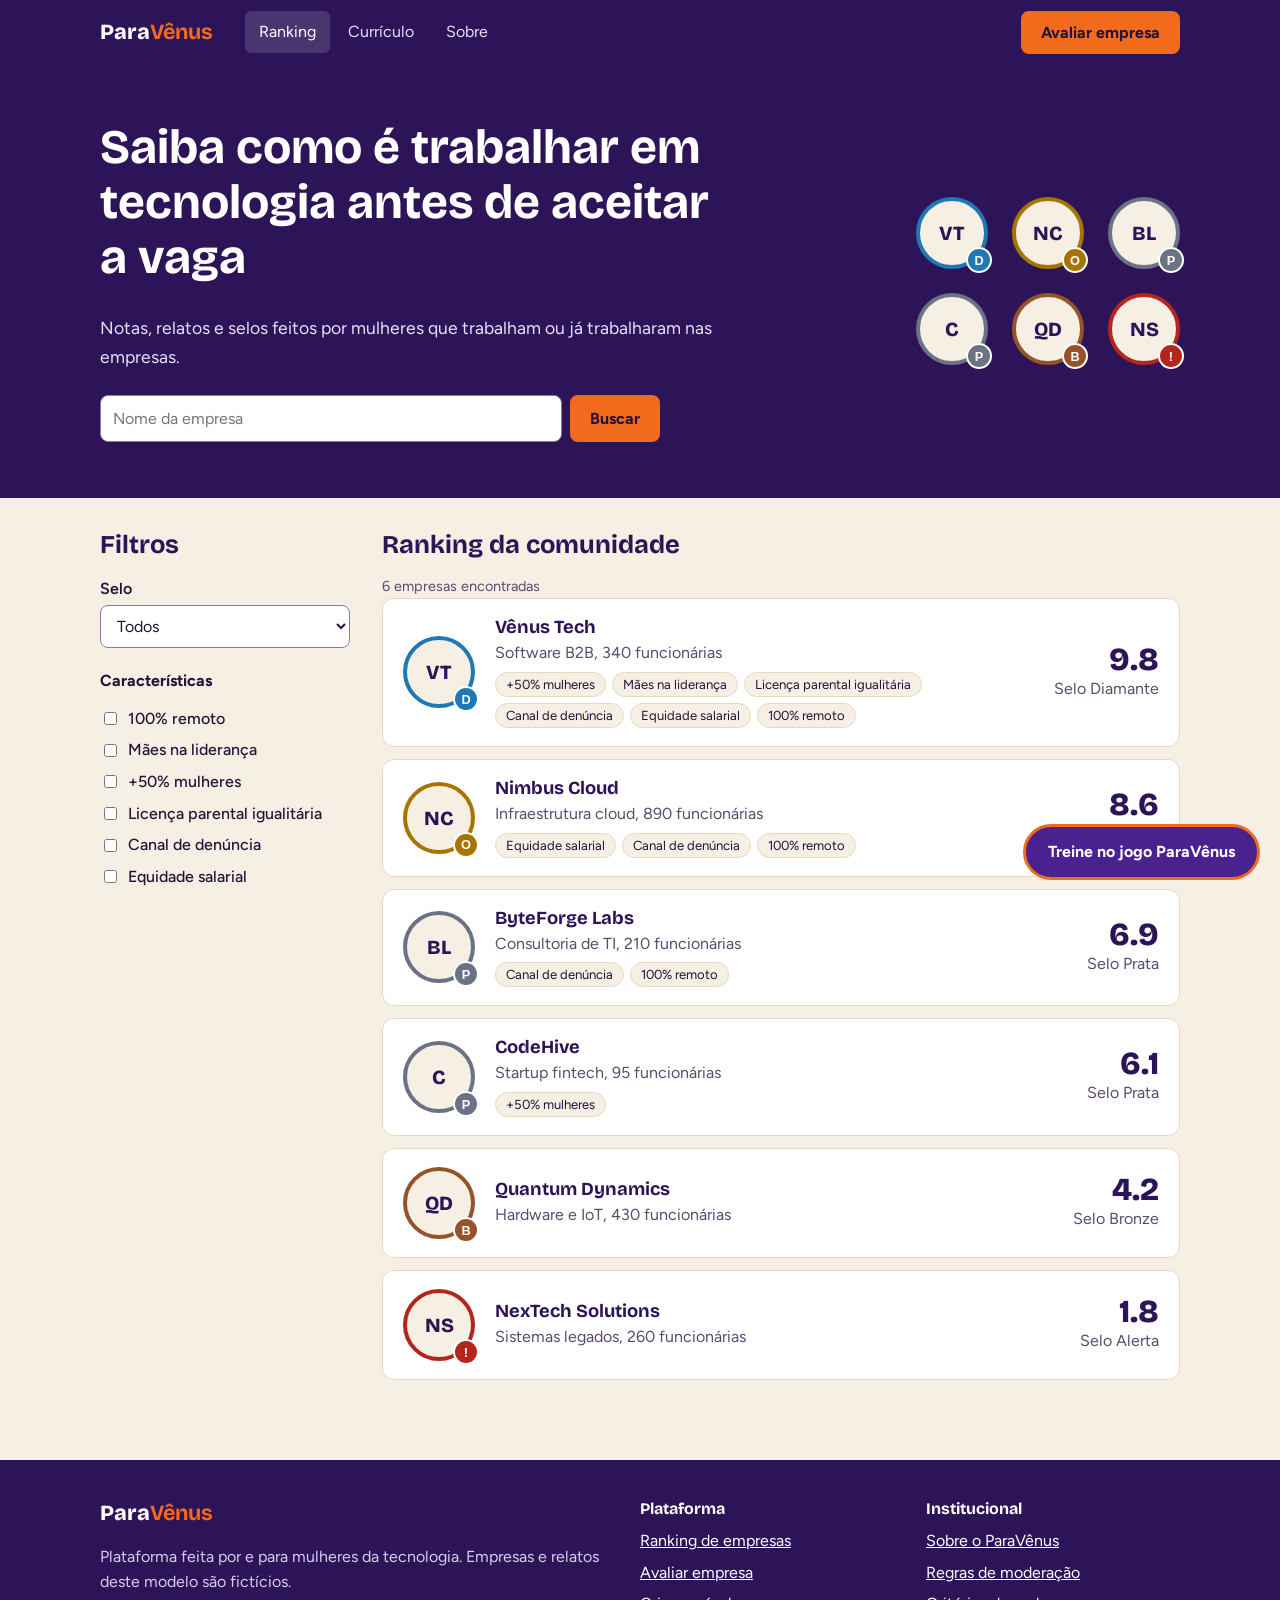
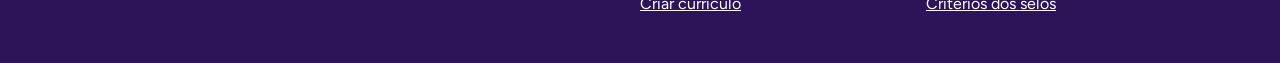
<file: site paravenus/index.html>
<!DOCTYPE html><html lang="pt-BR"><head><meta charset="UTF-8"><meta name="viewport" content="width=device-width,initial-scale=1"><title>ParaVênus: ranking de empresas de tecnologia para mulheres</title><meta name="description" content="Notas, relatos e selos de mulheres que trabalham em empresas de tecnologia."><link rel="stylesheet" href="style.css"></head>
<body><main id="main">
<section class="hero"><div class="wrap"><div><h1>Saiba como é trabalhar em tecnologia antes de aceitar a vaga</h1><p>Notas, relatos e selos feitos por mulheres que trabalham ou já trabalharam nas empresas.</p>
<form class="busca" role="search"><label for="q" class="vh">Buscar empresa</label><input id="q" type="search" placeholder="Nome da empresa" autocomplete="off"><button class="btn" type="submit">Buscar</button></form></div><div class="mini" id="mini" aria-hidden="true"></div></div></section>
<div class="wrap grade"><aside aria-label="Filtros"><h2>Filtros</h2><label for="selo">Selo</label><select id="selo"><option value="">Todos</option></select><fieldset><legend>Características</legend><div id="tags"></div></fieldset></aside>
<section aria-labelledby="rk"><h2 id="rk">Ranking da comunidade</h2><p id="n" role="status" class="dica"></p><ul id="lista" class="lista"></ul></section></div></main>
<script src="site.js"></script>
<script>
const $=i=>document.getElementById(i);
$('mini').innerHTML=D.map(e=>av(e)).join('');
$('selo').insertAdjacentHTML('beforeend',Object.entries(T).map(([k,v])=>`<option value="${k}">${v[0]}</option>`).join(''));
$('tags').innerHTML=Object.entries(TAGS).map(([k,v])=>`<label class="chk"><input type="checkbox" name="g" value="${k}">${v}</label>`).join('');
const row=e=>`<li><a class="linha" href="empresa.html?id=${e.id}">${av(e)}<div><h3>${e.n}</h3><p>${e.s}, ${e.f} funcionárias</p>${e.g.map(g=>`<span class="chip">${TAGS[g]}</span>`).join('')}</div><div class="nota"><strong>${e.x}</strong>Selo ${T[e.t][0]}</div></a></li>`;
function r(){const k=$('q').value.trim().toLowerCase(),s=$('selo').value,a=[...document.querySelectorAll('[name=g]:checked')].map(i=>i.value);
const l=D.filter(e=>e.n.toLowerCase().includes(k)&&(!s||e.t==s)&&a.every(g=>e.g.includes(g))).sort((a,b)=>b.x-a.x);
$('n').textContent=l.length+(l.length==1?' empresa encontrada':' empresas encontradas');
$('lista').innerHTML=l.map(row).join('')||'<li class="vazio">Nenhuma empresa com esses filtros. Remova um filtro para ampliar a busca.</li>'}
document.querySelector('.grade').addEventListener('input',r);$('q').addEventListener('input',r);document.querySelector('.busca').addEventListener('submit',e=>{e.preventDefault();r()});r();
</script></body></html>
</file>
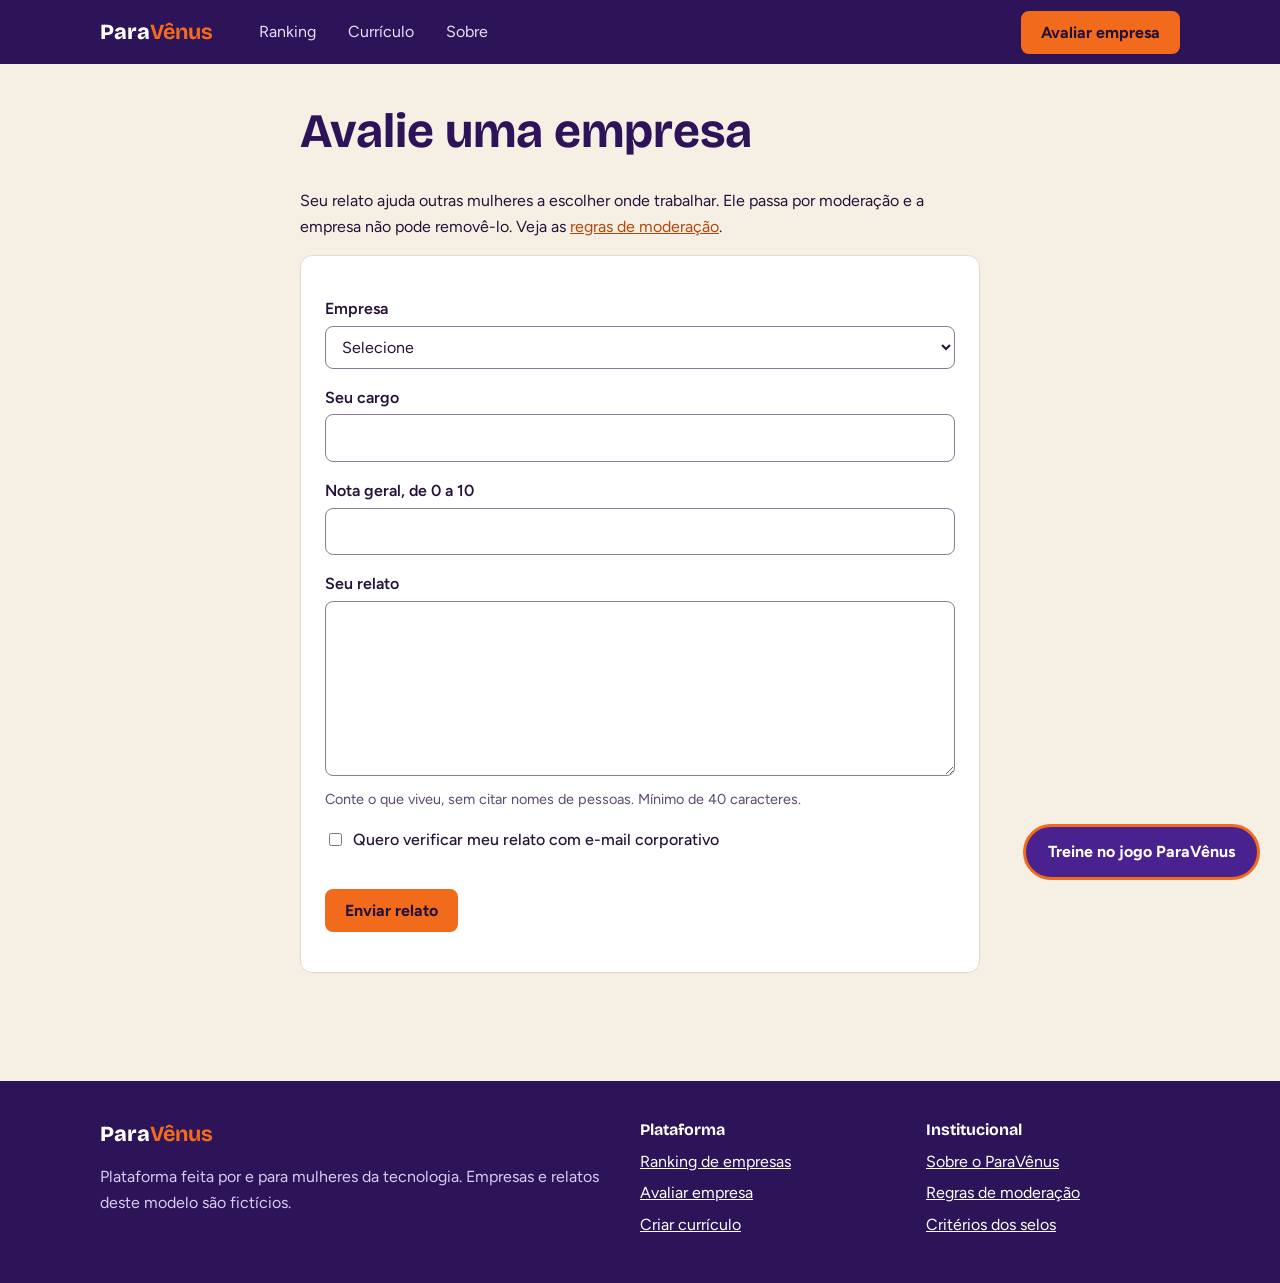
<file: site paravenus/avaliar.html>
<!DOCTYPE html><html lang="pt-BR"><head><meta charset="UTF-8"><meta name="viewport" content="width=device-width,initial-scale=1"><title>Avaliar empresa: ParaVênus</title><link rel="stylesheet" href="style.css"></head>
<body><main id="main" class="wrap estreito" style="padding-block:40px"><h1>Avalie uma empresa</h1>
<p>Seu relato ajuda outras mulheres a escolher onde trabalhar. Ele passa por moderação e a empresa não pode removê-lo. Veja as <a href="sobre.html#moderacao">regras de moderação</a>.</p>
<form id="f" class="painel"><label for="emp">Empresa</label><select id="emp" required></select>
<label for="cargo">Seu cargo</label><input id="cargo" required>
<label for="nota">Nota geral, de 0 a 10</label><input id="nota" type="number" min="0" max="10" step="0.5" required>
<label for="rel">Seu relato</label><textarea id="rel" rows="6" minlength="40" required aria-describedby="d1"></textarea><p id="d1" class="dica">Conte o que viveu, sem citar nomes de pessoas. Mínimo de 40 caracteres.</p>
<label class="chk" style="margin-top:16px"><input type="checkbox" id="vc">Quero verificar meu relato com e-mail corporativo</label>
<div id="vbox" hidden><label for="mail">E-mail corporativo</label><input id="mail" type="email" aria-describedby="d2"><p id="d2" class="dica">Usamos o e-mail só para confirmar o vínculo. Ele não aparece em lugar nenhum do site.</p></div>
<p><button class="btn" type="submit" style="margin-top:20px">Enviar relato</button></p></form>
<p id="ok" class="ok" role="status" hidden>Relato recebido. Ele entra no ar depois da moderação, sem o seu nome.</p></main>
<script src="site.js"></script>
<script>
const $=i=>document.getElementById(i);
$('emp').innerHTML='<option value="">Selecione</option>'+D.map(e=>`<option value="${e.id}">${e.n}</option>`).join('');
$('emp').value=new URLSearchParams(location.search).get('id')||'';
$('vc').onchange=()=>{$('vbox').hidden=!$('vc').checked;$('mail').required=$('vc').checked};
$('f').onsubmit=ev=>{ev.preventDefault();/* aqui entra o envio ao servidor (PHP + MySQL) */$('f').reset();$('vbox').hidden=true;$('ok').hidden=false;$('ok').focus()};
</script></body></html>
</file>
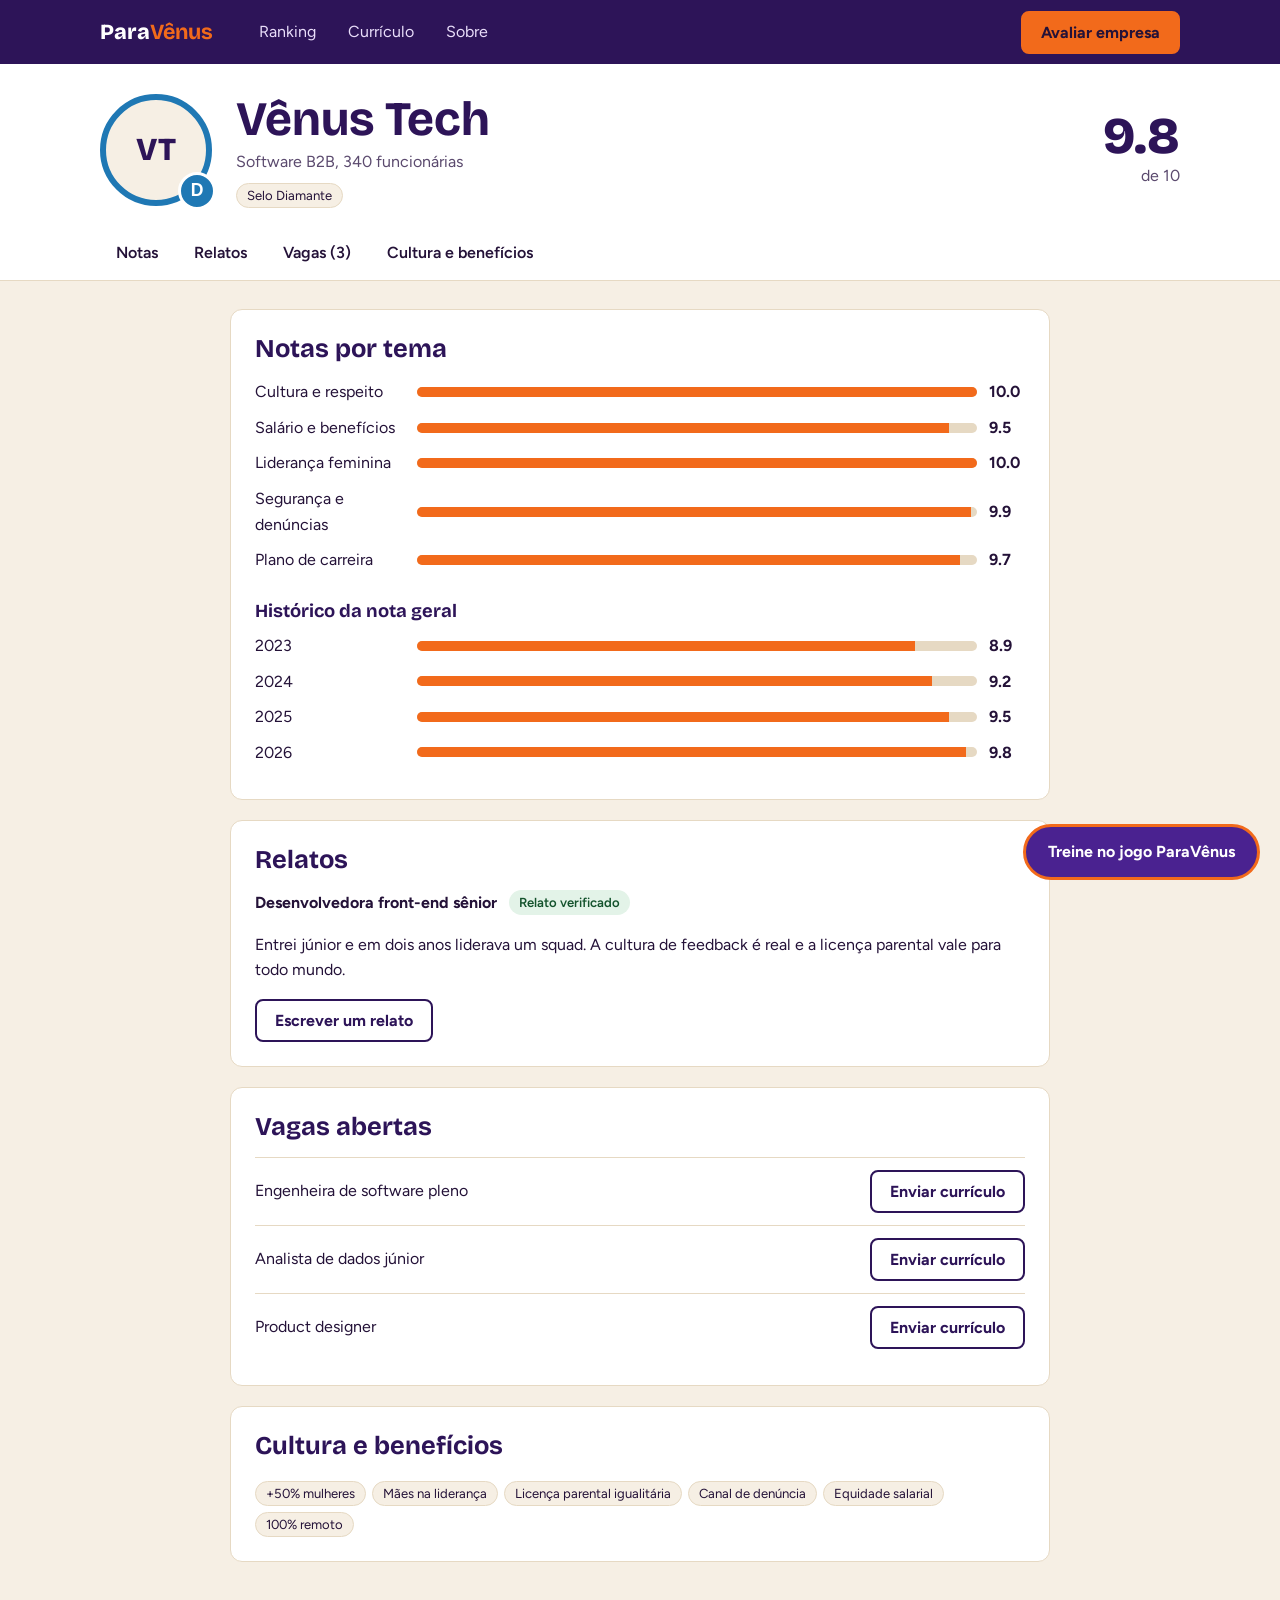
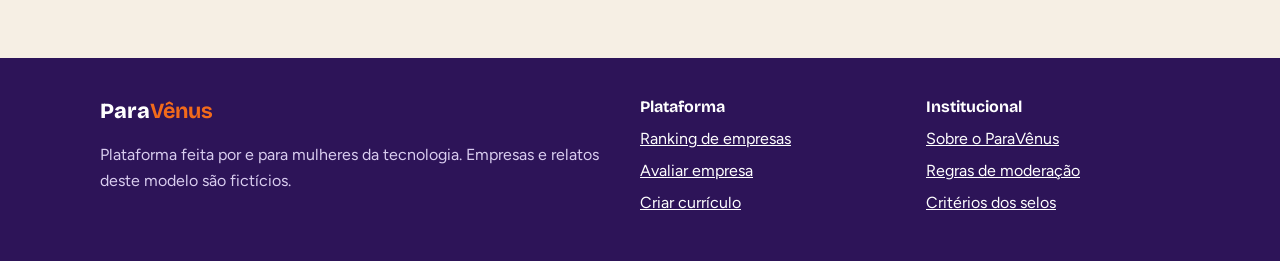
<file: site paravenus/empresa.html>
<!DOCTYPE html><html lang="pt-BR"><head><meta charset="UTF-8"><meta name="viewport" content="width=device-width,initial-scale=1"><title>Empresa: ParaVênus</title><link rel="stylesheet" href="style.css"></head>
<body><main id="main"></main>
<script src="site.js"></script>
<script>
const e=D.find(x=>x.id==new URLSearchParams(location.search).get('id'))||D[0];document.title=e.n+': ParaVênus';
const cl=v=>Math.max(0,Math.min(10,v)),bar=(l,v)=>`<div class="barra"><span>${l}</span><i style="--w:${v*10}%"></i><b>${v.toFixed(1)}</b></div>`;
const cat=[['Cultura e respeito',.2],['Salário e benefícios',-.3],['Liderança feminina',e.g.includes('maes')?.3:-.8],['Segurança e denúncias',e.g.includes('denuncia')?.1:-1.2],['Plano de carreira',-.1]];
const hist=[2023,2024,2025,2026].map((a,i)=>bar(a,cl(e.x-(3-i)*.3*(e.x>5?1:-1))));
document.getElementById('main').innerHTML=`<div class="cab"><div class="wrap cab-in">${av(e,1)}<div><h1>${e.n}</h1><p>${e.s}, ${e.f} funcionárias</p><span class="chip">Selo ${T[e.t][0]}</span></div><div class="nota grande"><strong>${e.x}</strong>de 10</div></div>
<nav class="wrap abas" aria-label="Seções da empresa"><a href="#notas">Notas</a><a href="#relatos">Relatos</a><a href="#vagas">Vagas (${e.v.length})</a><a href="#cultura">Cultura e benefícios</a></nav></div>
<div class="wrap pag"><section id="notas" class="painel"><h2>Notas por tema</h2>${cat.map(([l,d])=>bar(l,cl(e.x+d))).join('')}<h3 style="margin-top:28px">Histórico da nota geral</h3>${hist.join('')}</section>
<section id="relatos" class="painel"><h2>Relatos</h2><article class="relato"><header><strong>${e.c}</strong>${e.ok?'<span class="ver">Relato verificado</span>':''}</header><p>${e.r}</p></article><a class="btn sec" href="avaliar.html?id=${e.id}">Escrever um relato</a></section>
<section id="vagas" class="painel"><h2>Vagas abertas</h2>${e.v.length?'<ul class="vagas">'+e.v.map(v=>`<li><span>${v}</span><a class="btn sec" href="curriculo.html">Enviar currículo</a></li>`).join('')+'</ul>':'<p>Nenhuma vaga aberta no momento.</p>'}</section>
<section id="cultura" class="painel"><h2>Cultura e benefícios</h2>${e.g.length?e.g.map(g=>`<span class="chip">${TAGS[g]}</span>`).join(''):'<p>Esta empresa ainda não declarou práticas de inclusão.</p>'}</section></div>`;
</script></body></html>
</file>
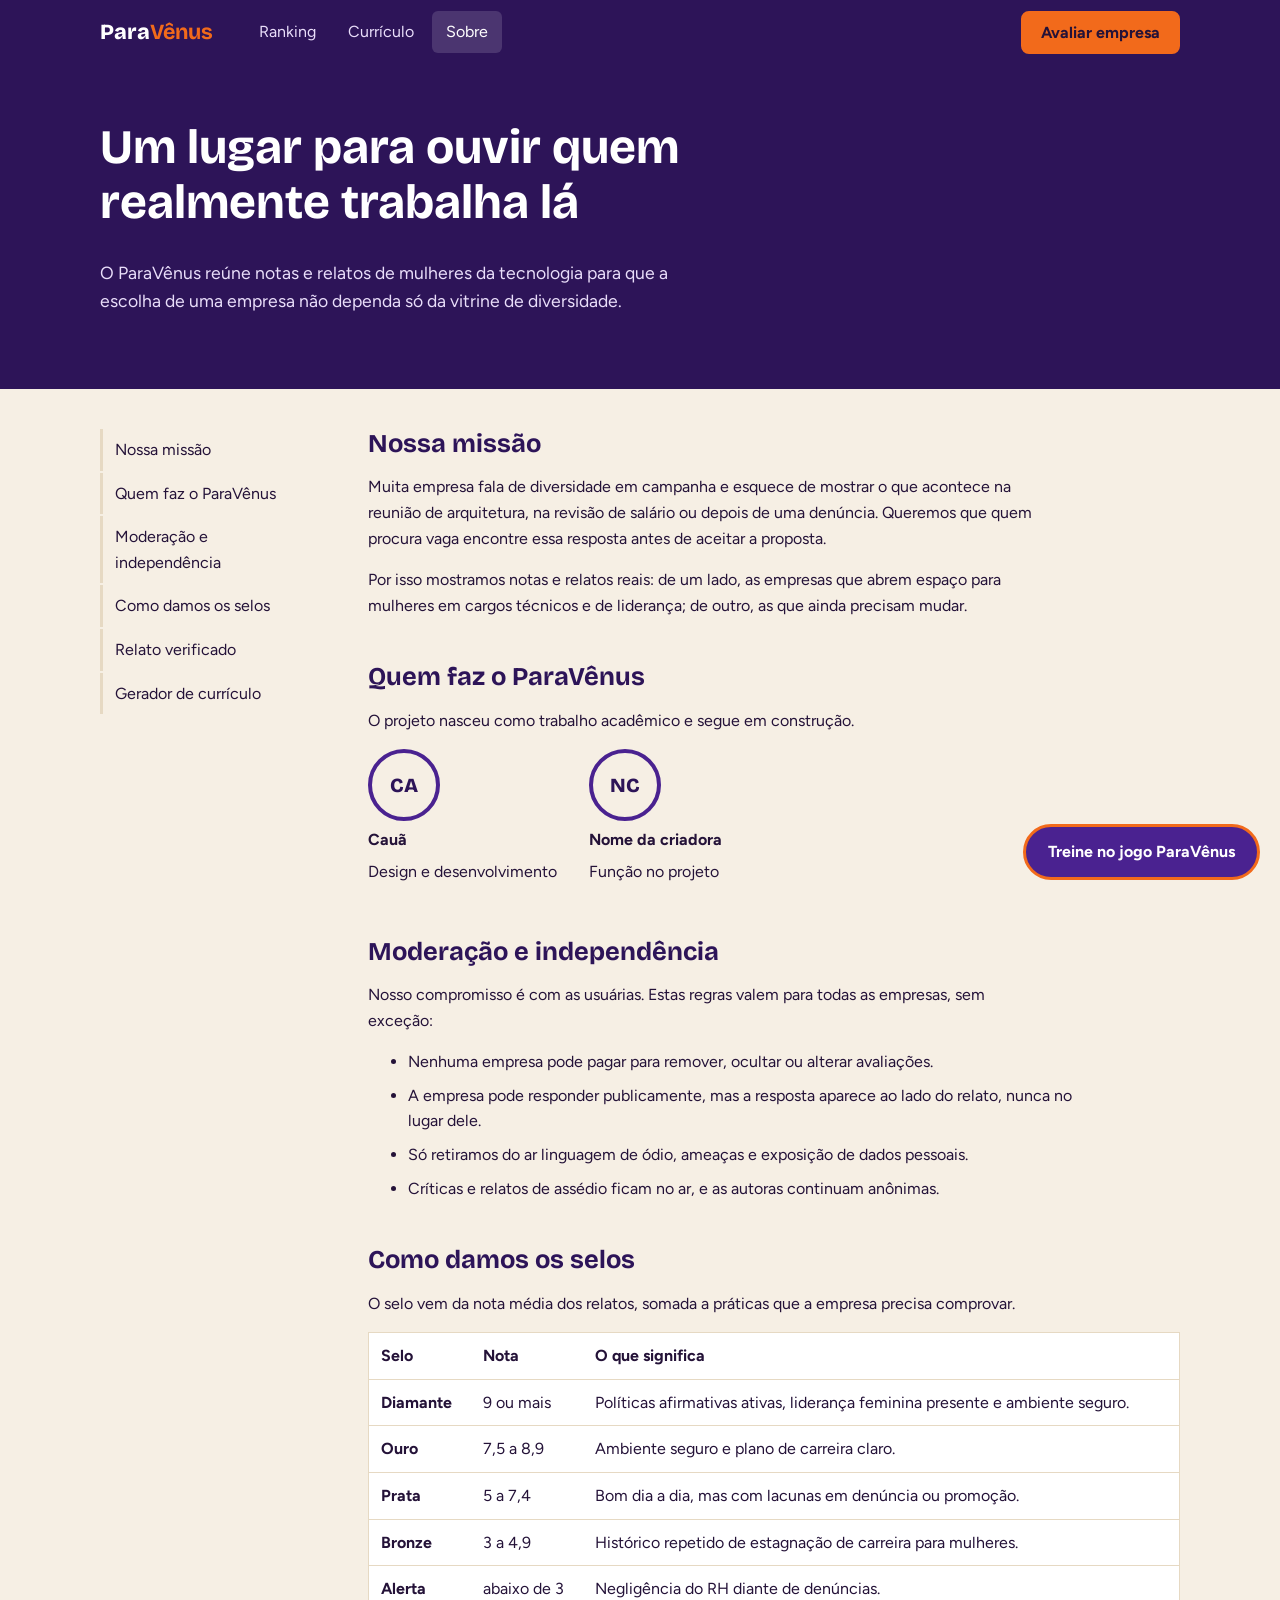
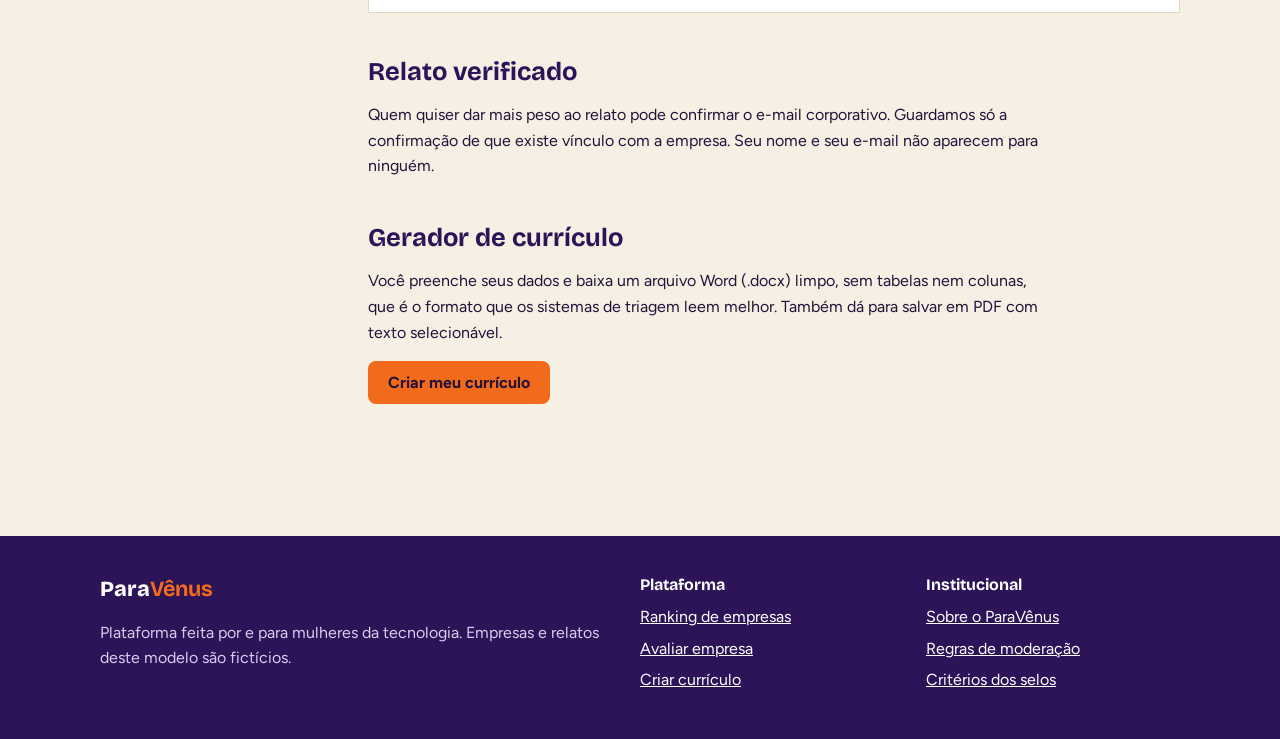
<file: site paravenus/sobre.html>
<!DOCTYPE html><html lang="pt-BR"><head><meta charset="UTF-8"><meta name="viewport" content="width=device-width,initial-scale=1"><title>Sobre o ParaVênus</title><link rel="stylesheet" href="style.css"></head>
<body><main id="main"><section class="hero"><div class="wrap"><div><h1>Um lugar para ouvir quem realmente trabalha lá</h1><p>O ParaVênus reúne notas e relatos de mulheres da tecnologia para que a escolha de uma empresa não dependa só da vitrine de diversidade.</p></div></div></section>
<div class="wrap sobre"><nav class="toc" aria-label="Nesta página"><a href="#missao">Nossa missão</a><a href="#quem">Quem faz o ParaVênus</a><a href="#moderacao">Moderação e independência</a><a href="#selos">Como damos os selos</a><a href="#verificado">Relato verificado</a><a href="#curriculo">Gerador de currículo</a></nav>
<article class="leitura">
<section id="missao"><h2>Nossa missão</h2><p>Muita empresa fala de diversidade em campanha e esquece de mostrar o que acontece na reunião de arquitetura, na revisão de salário ou depois de uma denúncia. Queremos que quem procura vaga encontre essa resposta antes de aceitar a proposta.</p><p>Por isso mostramos notas e relatos reais: de um lado, as empresas que abrem espaço para mulheres em cargos técnicos e de liderança; de outro, as que ainda precisam mudar.</p></section>
<section id="quem"><h2>Quem faz o ParaVênus</h2><p>O projeto nasceu como trabalho acadêmico e segue em construção.</p><ul class="pessoas"><li><span class="av"><span class="foto">CA</span></span><strong>Cauã</strong><span>Design e desenvolvimento</span></li><li><span class="av"><span class="foto">NC</span></span><strong>Nome da criadora</strong><span>Função no projeto</span></li></ul></section>
<section id="moderacao"><h2>Moderação e independência</h2><p>Nosso compromisso é com as usuárias. Estas regras valem para todas as empresas, sem exceção:</p><ul><li>Nenhuma empresa pode pagar para remover, ocultar ou alterar avaliações.</li><li>A empresa pode responder publicamente, mas a resposta aparece ao lado do relato, nunca no lugar dele.</li><li>Só retiramos do ar linguagem de ódio, ameaças e exposição de dados pessoais.</li><li>Críticas e relatos de assédio ficam no ar, e as autoras continuam anônimas.</li></ul></section>
<section id="selos"><h2>Como damos os selos</h2><p>O selo vem da nota média dos relatos, somada a práticas que a empresa precisa comprovar.</p><table><caption class="vh">Critérios dos selos</caption><thead><tr><th>Selo</th><th>Nota</th><th>O que significa</th></tr></thead><tbody>
<tr><th>Diamante</th><td>9 ou mais</td><td>Políticas afirmativas ativas, liderança feminina presente e ambiente seguro.</td></tr>
<tr><th>Ouro</th><td>7,5 a 8,9</td><td>Ambiente seguro e plano de carreira claro.</td></tr>
<tr><th>Prata</th><td>5 a 7,4</td><td>Bom dia a dia, mas com lacunas em denúncia ou promoção.</td></tr>
<tr><th>Bronze</th><td>3 a 4,9</td><td>Histórico repetido de estagnação de carreira para mulheres.</td></tr>
<tr><th>Alerta</th><td>abaixo de 3</td><td>Negligência do RH diante de denúncias.</td></tr></tbody></table></section>
<section id="verificado"><h2>Relato verificado</h2><p>Quem quiser dar mais peso ao relato pode confirmar o e-mail corporativo. Guardamos só a confirmação de que existe vínculo com a empresa. Seu nome e seu e-mail não aparecem para ninguém.</p></section>
<section id="curriculo"><h2>Gerador de currículo</h2><p>Você preenche seus dados e baixa um arquivo Word (.docx) limpo, sem tabelas nem colunas, que é o formato que os sistemas de triagem leem melhor. Também dá para salvar em PDF com texto selecionável.</p><p><a class="btn" href="curriculo.html">Criar meu currículo</a></p></section>
</article></div></main>
<script src="site.js"></script></body></html>
</file>
<file: site paravenus/style.css>
:root{--roxo:#2d1458;--roxo2:#4a2290;--lar:#f26a1b;--link:#b8450a;--bege:#f6efe4;--bege2:#e6d9c3;--tinta:#241238;--mudo:#5b4a6e}
*{box-sizing:border-box}html{scroll-behavior:smooth}
body{margin:0;font:16px/1.6 Figtree,system-ui,sans-serif;color:var(--tinta);background:var(--bege)}
h1,h2,h3{font-family:"Bricolage Grotesque",Figtree,sans-serif;line-height:1.15;margin:0 0 .6em;color:var(--roxo)}
h1{font-size:clamp(2rem,4.5vw,3rem)}h2{font-size:1.6rem}h3{font-size:1.15rem}
a{color:var(--link)}.wrap{max-width:1120px;margin:0 auto;padding:0 20px}.estreito{max-width:720px}
.vh{position:absolute;width:1px;height:1px;overflow:hidden;clip:rect(0 0 0 0)}
.skip{position:absolute;left:-999px}.skip:focus{left:12px;top:12px;background:#fff;padding:8px 12px;z-index:99}
:focus-visible{outline:3px solid var(--lar);outline-offset:2px}
/* cabeçalho (único, injetado por site.js) */
.top{background:var(--roxo);position:sticky;top:0;z-index:20}
.bar{display:flex;align-items:center;gap:32px;height:64px}
.logo{color:#fff;font:800 1.35rem "Bricolage Grotesque",sans-serif;text-decoration:none;white-space:nowrap}.logo b{color:var(--lar)}
.top nav{display:flex;gap:4px;margin-right:auto}
.top nav a{color:#e9defa;text-decoration:none;padding:8px 14px;border-radius:6px;white-space:nowrap}
.top nav a:hover,.top nav a[aria-current]{background:rgba(255,255,255,.14);color:#fff}
.btn{display:inline-block;background:var(--lar);color:var(--tinta);font:700 1rem Figtree,sans-serif;padding:10px 18px;border:2px solid var(--lar);border-radius:8px;text-decoration:none;cursor:pointer;white-space:nowrap}
.btn:hover{background:#ff8238}.btn.sec{background:transparent;border-color:var(--roxo);color:var(--roxo)}.btn.sec:hover{background:var(--roxo);color:#fff}
/* início */
.hero{background:var(--roxo);color:#fff;padding:56px 0}.hero .wrap{display:grid;grid-template-columns:1fr auto;gap:40px;align-items:center}
.hero h1{color:#fff;max-width:20ch}.hero p{max-width:56ch;color:#e9defa;font-size:1.1rem}
.busca{display:flex;gap:8px;max-width:560px;margin-top:24px}.mini{display:grid;grid-template-columns:repeat(3,72px);gap:24px}
.grade{display:grid;grid-template-columns:250px 1fr;gap:32px;padding-block:32px}aside{position:sticky;top:84px;align-self:start}
fieldset{border:0;padding:0;margin:20px 0 0}legend{font-weight:700;padding:0;margin-bottom:6px}
label{display:block;font-weight:600;margin:16px 0 4px}label.chk{display:flex;gap:8px;align-items:center;font-weight:500;margin:6px 0}
input,select,textarea{width:100%;font:inherit;color:var(--tinta);padding:10px 12px;border:1.5px solid #8a7b9c;border-radius:8px;background:#fff}input[type=checkbox]{width:auto}
.lista{list-style:none;margin:0;padding:0;display:grid;gap:12px}
.linha{display:grid;grid-template-columns:auto 1fr auto;gap:20px;align-items:center;background:#fff;border:1px solid var(--bege2);border-radius:12px;padding:18px 20px;text-decoration:none;color:inherit}
.linha:hover{border-color:var(--roxo2)}.linha h3{margin:0 0 2px}.linha p{margin:0;color:var(--mudo)}
.nota{text-align:right;color:var(--mudo)}.nota strong{display:block;font:800 2rem "Bricolage Grotesque",sans-serif;color:var(--roxo);line-height:1}
.chip{display:inline-block;border:1px solid var(--bege2);background:var(--bege);border-radius:99px;padding:1px 10px;font-size:.82rem;margin:6px 6px 0 0;color:var(--tinta)}
.vazio{padding:24px;background:#fff;border-radius:12px}
/* avatar redondo com selo temático */
.av{--c:#4a2290;position:relative;display:inline-block;width:72px;height:72px;flex:none}
.av .foto{display:grid;place-items:center;width:100%;height:100%;border-radius:50%;background:var(--bege);border:4px solid var(--c);font:800 1.25rem "Bricolage Grotesque",sans-serif;color:var(--roxo);overflow:hidden}
.av img{width:100%;height:100%;object-fit:cover}
.av .sel{position:absolute;right:-4px;bottom:-4px;width:26px;height:26px;border-radius:50%;background:var(--c);color:#fff;border:2px solid #fff;font:800 .8rem sans-serif;display:grid;place-items:center}
.av.g{width:112px;height:112px}.av.g .foto{font-size:2rem;border-width:6px}.av.g .sel{width:38px;height:38px;font-size:1.1rem;border-width:3px}
/* empresa */
.cab{background:#fff;border-bottom:1px solid var(--bege2);padding-top:28px}.cab-in{display:flex;gap:24px;align-items:center}.cab-in>div:nth-child(2){flex:1}
.cab h1{margin:0}.cab p{margin:2px 0;color:var(--mudo)}.nota.grande strong{font-size:3.2rem}
.abas{display:flex;gap:4px;margin-top:20px;overflow-x:auto}.abas a{padding:12px 16px;color:var(--tinta);font-weight:600;text-decoration:none;white-space:nowrap;border-bottom:3px solid transparent}.abas a:hover{border-color:var(--lar)}
.pag{max-width:860px;padding-block:28px}.pag section{scroll-margin-top:84px}
.painel{background:#fff;border:1px solid var(--bege2);border-radius:12px;padding:24px;margin-bottom:20px}
.barra{display:grid;grid-template-columns:150px 1fr 36px;gap:12px;align-items:center;margin:10px 0}
.barra i{height:10px;border-radius:5px;background:var(--bege2);position:relative;overflow:hidden}
.barra i::after{content:"";position:absolute;inset:0 auto 0 0;width:var(--w);background:var(--lar);animation:g .9s ease-out}@keyframes g{from{width:0}}
.relato header{display:flex;gap:12px;align-items:center;margin-bottom:6px}.ver{background:#e3f3e8;color:#14532d;border-radius:99px;padding:2px 10px;font-size:.82rem;font-weight:600}
.vagas{list-style:none;margin:0;padding:0}.vagas li{display:flex;justify-content:space-between;align-items:center;gap:12px;padding:12px 0;border-top:1px solid var(--bege2)}
/* formulários e currículo */
.dica{color:var(--mudo);font-size:.9rem;margin:4px 0 0}.ok{background:#e3f3e8;border-radius:12px;padding:16px 20px}
.cvg{display:grid;grid-template-columns:1fr 1fr;gap:32px;padding-block:32px}.acoes{display:flex;gap:10px;flex-wrap:wrap;margin-top:20px}
.cv{background:#fff;border:1px solid var(--bege2);padding:32px;min-height:520px}.cv p{white-space:pre-line;margin:.2em 0 .8em}.cv h4{margin:1.2em 0 .4em;font-size:1rem}
.cv.moderno h3{color:var(--roxo)}.cv.moderno h4{color:var(--link);border-bottom:2px solid var(--lar)}
.cv.classico{font-family:Georgia,serif}.cv.classico h3,.cv.classico h4{color:#000;font-family:Georgia,serif}.cv.classico h4{border-bottom:1px solid #000}
/* sobre */
.sobre{display:grid;grid-template-columns:220px 1fr;gap:48px;padding-block:40px}.toc{position:sticky;top:84px;align-self:start;display:grid;gap:2px}
.toc a{padding:8px 12px;border-left:3px solid var(--bege2);color:var(--tinta);text-decoration:none}.toc a:hover{border-color:var(--lar)}
.leitura section{margin-bottom:44px;scroll-margin-top:84px}.leitura p,.leitura li{max-width:68ch}.leitura li{margin-bottom:.5em}
table{border-collapse:collapse;width:100%;background:#fff;border:1px solid var(--bege2)}th,td{text-align:left;padding:10px 12px;border-bottom:1px solid var(--bege2);vertical-align:top}
.pessoas{list-style:none;padding:0;display:flex;gap:32px}.pessoas li{display:grid;justify-items:start;gap:6px}
/* rodapé e botão do jogo (únicos, injetados por site.js) */
footer{background:var(--roxo);color:#d9cdef;margin-top:48px;padding:40px 0}.fcols{display:grid;grid-template-columns:2fr 1fr 1fr;gap:32px}
footer h2{font-size:1rem;color:#fff}footer a:not(.logo){display:block;color:#fff;margin:6px 0}
.jogo{position:fixed;right:20px;bottom:20px;z-index:30;background:var(--roxo2);color:#fff;font-weight:700;text-decoration:none;padding:12px 22px;border-radius:99px;border:3px solid var(--lar)}.jogo:hover{background:var(--roxo)}
@media(max-width:800px){.grade,.cvg,.sobre,.fcols,.hero .wrap{grid-template-columns:1fr}.mini{display:none}aside,.toc{position:static}
.bar{flex-wrap:wrap;height:auto;padding-block:10px;gap:8px 16px}.top nav{order:3;width:100%;overflow-x:auto}
.linha{grid-template-columns:auto 1fr}.linha .nota{grid-column:1/-1;text-align:left}.cab-in{flex-wrap:wrap}.barra{grid-template-columns:110px 1fr 32px}}
@media(prefers-reduced-motion:reduce){*{animation:none!important;scroll-behavior:auto!important}}
@media print{.top,footer,.jogo,.skip,.noprint{display:none!important}.cvg{display:block;padding:0}.cv{border:0;padding:0}body{background:#fff}}
</file>
